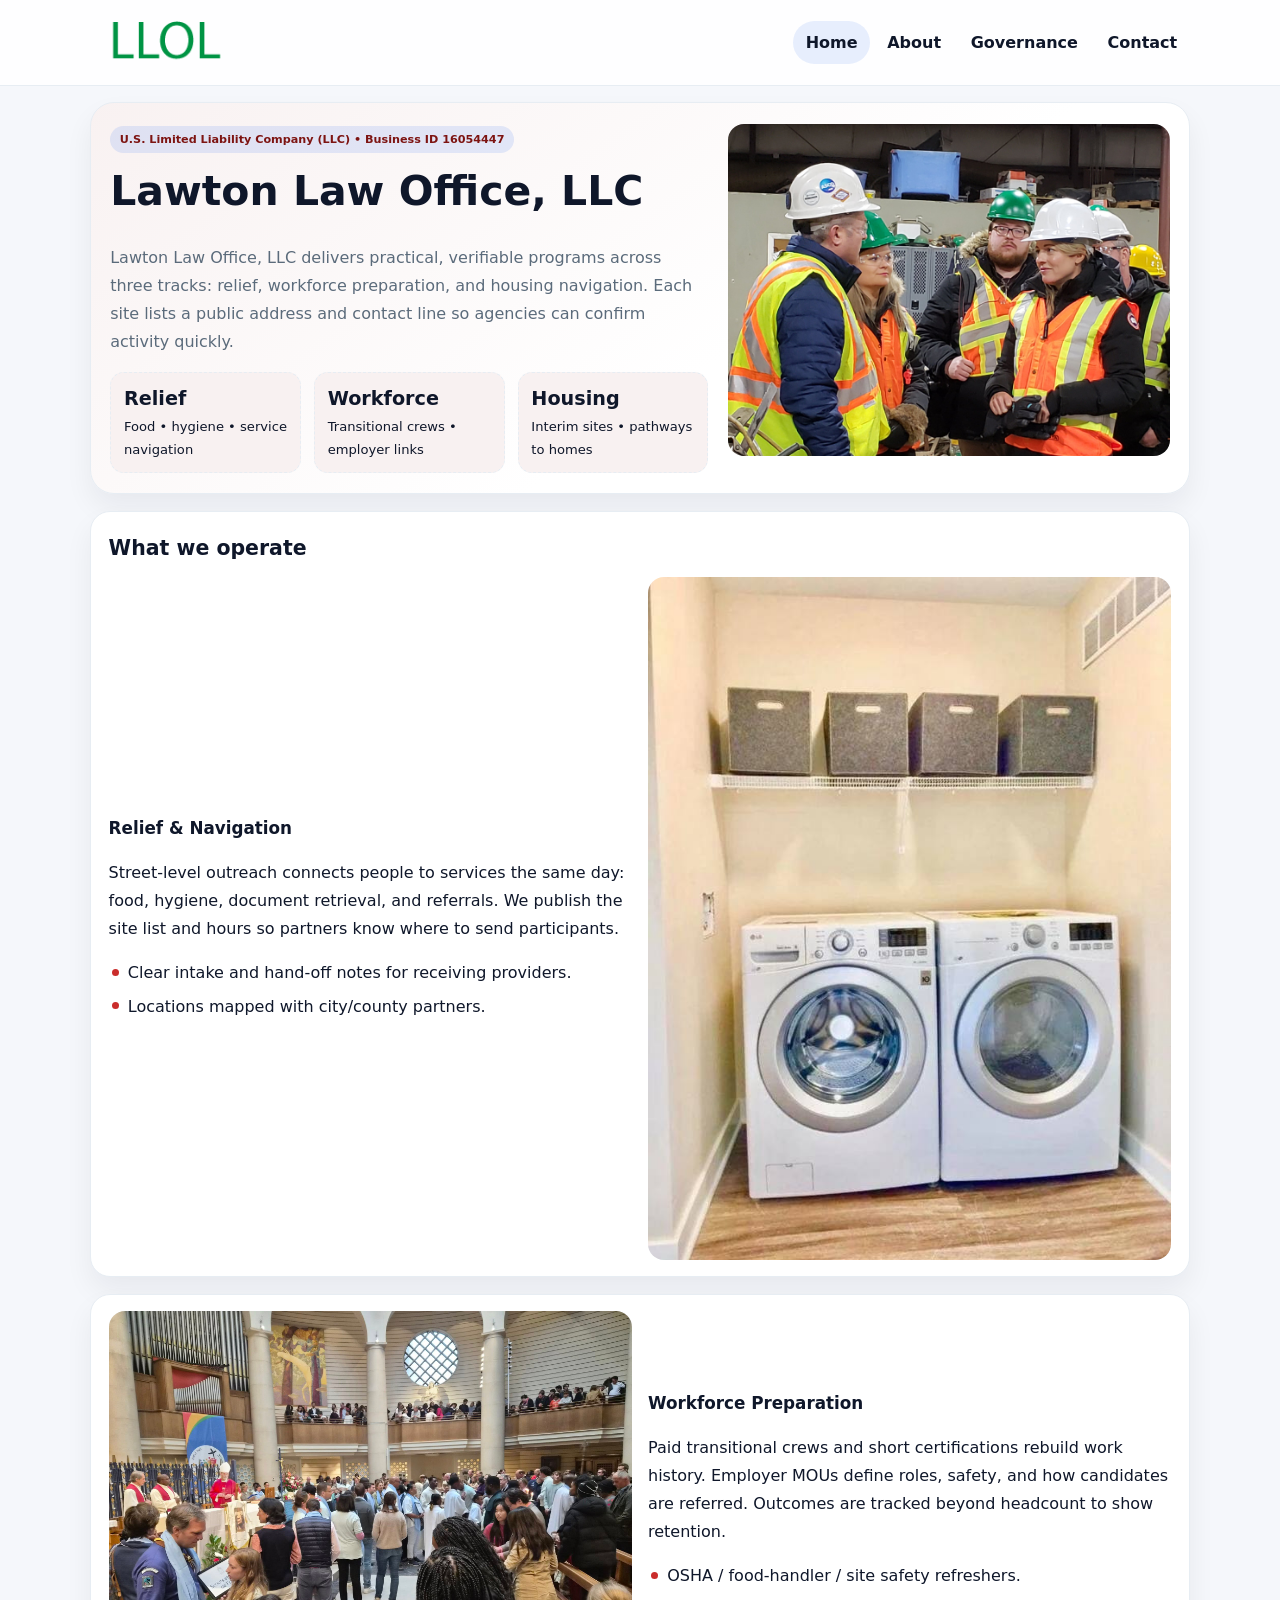
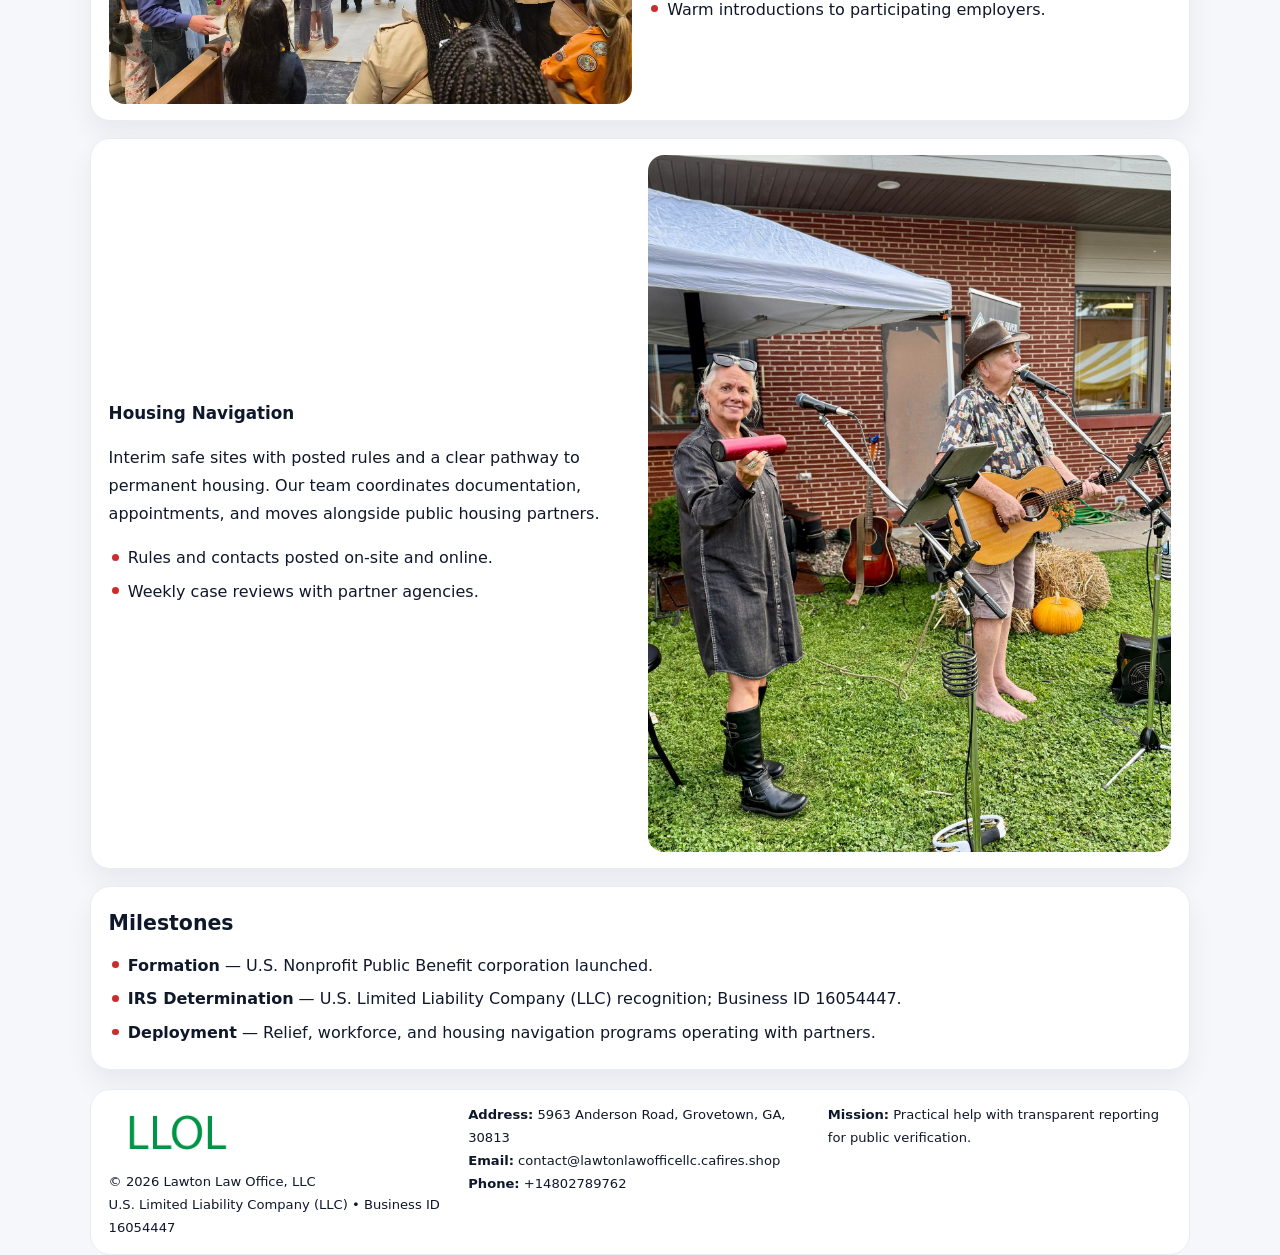
<file: index.html>
<!doctype html><html lang="en"><head>
<meta charset="utf-8">
<meta name="viewport" content="width=device-width,initial-scale=1">
<title>Lawton Law Office, LLC – Nonprofit • 2025</title>
<link rel="stylesheet" href="assets/styles.css">
<link rel="icon" href="images/logo.png">
<meta name="data-ein" content="16054447">
<meta name="data-name" content="Lawton Law Office, LLC">
  <meta name="description" content="Dedicated to community services, education, and direct relief, Lawton Law Office, LLC collaborates with neighbors and partners to deliver practical help and long-term impact.">
</head><body>
<div style="position:absolute;left:-9999px;top:-9999px;opacity:0" data-uniq="{{UNIQUE_BLOB}}">
  <span>Dedicated to community services, education, and direct relief, Lawton Law Office, LLC collaborates with neighbors and partners to deliver practical help and long-term impact.</span><svg width="12" height="12" viewBox="0 0 12 12" xmlns="http://www.w3.org/2000/svg"><circle cx="6" cy="6" r="5" fill="#2563eb"/></svg><img src="images/hero.jpg" width="1" height="1" alt="" loading="lazy"/>
</div>

<header class="header">
  <div class="c6d0f124ac1">
    <a href="index.html"><img src="images/logo.png" alt=""></a>
    <div class="links">
      <a class="active" href="index.html">Home</a>
      <a href="about.html">About</a>
      <a href="governance.html">Governance</a>
      <a href="contact.html">Contact</a>
    </div>
  </div>
</header>

<section class="mast">
  <div>
    <span class="c9bc6941d4d">U.S. Limited Liability Company (LLC) • Business ID 16054447</span>
    <h1>Lawton Law Office, LLC</h1>
    <p>Lawton Law Office, LLC delivers practical, verifiable programs across three tracks: relief, workforce preparation, and housing navigation. Each site lists a public address and contact line so agencies can confirm activity quickly.</p>
    <div class="stats">
      <div class="stat"><b>Relief</b><div class="small">Food • hygiene • service navigation</div></div>
      <div class="stat"><b>Workforce</b><div class="small">Transitional crews • employer links</div></div>
      <div class="stat"><b>Housing</b><div class="small">Interim sites • pathways to homes</div></div>
    </div>
  </div>
  <img class="img" src="images/hero.jpg" alt="Program hero">
</section>

<section class="section panel">
  <h2>What we operate</h2>
  <div class="z">
    <div>
      <h3>Relief & Navigation</h3>
      <p>Street-level outreach connects people to services the same day: food, hygiene, document retrieval, and referrals. We publish the site list and hours so partners know where to send participants.</p>
      <ul class="timeline">
        <li>Clear intake and hand-off notes for receiving providers.</li>
        <li>Locations mapped with city/county partners.</li>
      </ul>
    </div>
    <img class="img" src="images/relief.jpg" alt="">
  </div>
</section>

<section class="section panel">
  <div class="z rev">
    <img class="img" src="images/jobs.jpg" alt="">
    <div>
      <h3>Workforce Preparation</h3>
      <p>Paid transitional crews and short certifications rebuild work history. Employer MOUs define roles, safety, and how candidates are referred. Outcomes are tracked beyond headcount to show retention.</p>
      <ul class="timeline">
        <li>OSHA / food-handler / site safety refreshers.</li>
        <li>Warm introductions to participating employers.</li>
      </ul>
    </div>
  </div>
</section>

<section class="section panel">
  <div class="z">
    <div>
      <h3>Housing Navigation</h3>
      <p>Interim safe sites with posted rules and a clear pathway to permanent housing. Our team coordinates documentation, appointments, and moves alongside public housing partners.</p>
      <ul class="timeline">
        <li>Rules and contacts posted on-site and online.</li>
        <li>Weekly case reviews with partner agencies.</li>
      </ul>
    </div>
    <img class="img" src="images/land.jpg" alt="">
  </div>
</section>

<section class="section panel">
  <h2>Milestones</h2>
  <ul class="timeline">
    <li><strong>Formation</strong> — U.S. Nonprofit Public Benefit corporation launched.</li>
    <li><strong>IRS Determination</strong> — U.S. Limited Liability Company (LLC) recognition; Business ID 16054447.</li>
    <li><strong>Deployment</strong> — Relief, workforce, and housing navigation programs operating with partners.</li>
  </ul>
</section>

<footer>
  <div class="footer">
    <div>
      <img src="images/logo.png" style="width:135px;margin-bottom:.35rem" alt="">
      <div class="small">© <span id="y"></span> Lawton Law Office, LLC</div>
      <div class="small">U.S. Limited Liability Company (LLC) • Business ID 16054447</div>
    </div>
    <div>
      <div class="small"><strong>Address:</strong> 5963 Anderson Road, Grovetown, GA, 30813</div>
      <div class="small"><strong>Email:</strong> <a href="mailto:contact@lawtonlawofficellc.cafires.shop">contact@lawtonlawofficellc.cafires.shop</a></div>
      <div class="small"><strong>Phone:</strong> <a href="tel:+14802789762">+14802789762</a></div>
    </div>
    <div>
      <div class="small"><strong>Mission:</strong> Practical help with transparent reporting for public verification.</div>
    </div>
  </div>
</footer>

<script>
/* Đổi màu thương hiệu theo Business ID để tránh trùng lặp */
(function(){
  function hash(s){let x=2166136261>>>0;for(let i=0;i<s.length;i++){x^=s.charCodeAt(i);x=(x*16777619)>>>0;}return x>>>0;}
  const k = hash((document.querySelector('meta[name="data-ein"]')?.content||document.querySelector('meta[name="data-name"]')?.content||'0').replace(/\s+/g,''));
  const H=k%360,S=56+(k%14),L=48;
  const r=document.documentElement;
  r.style.setProperty('--brand',`hsl(${H} ${S}% ${L}%)`);
  r.style.setProperty('--brand-ink',`hsl(${H} ${Math.min(96,S+10)}% ${Math.max(22,L-20)}%)`);
  r.style.setProperty('--soft',`hsl(${H} ${Math.max(30,S-30)}% 96%)`);
  document.getElementById('y').textContent=new Date().getFullYear();
})();
</script>
</body></html>
</file>
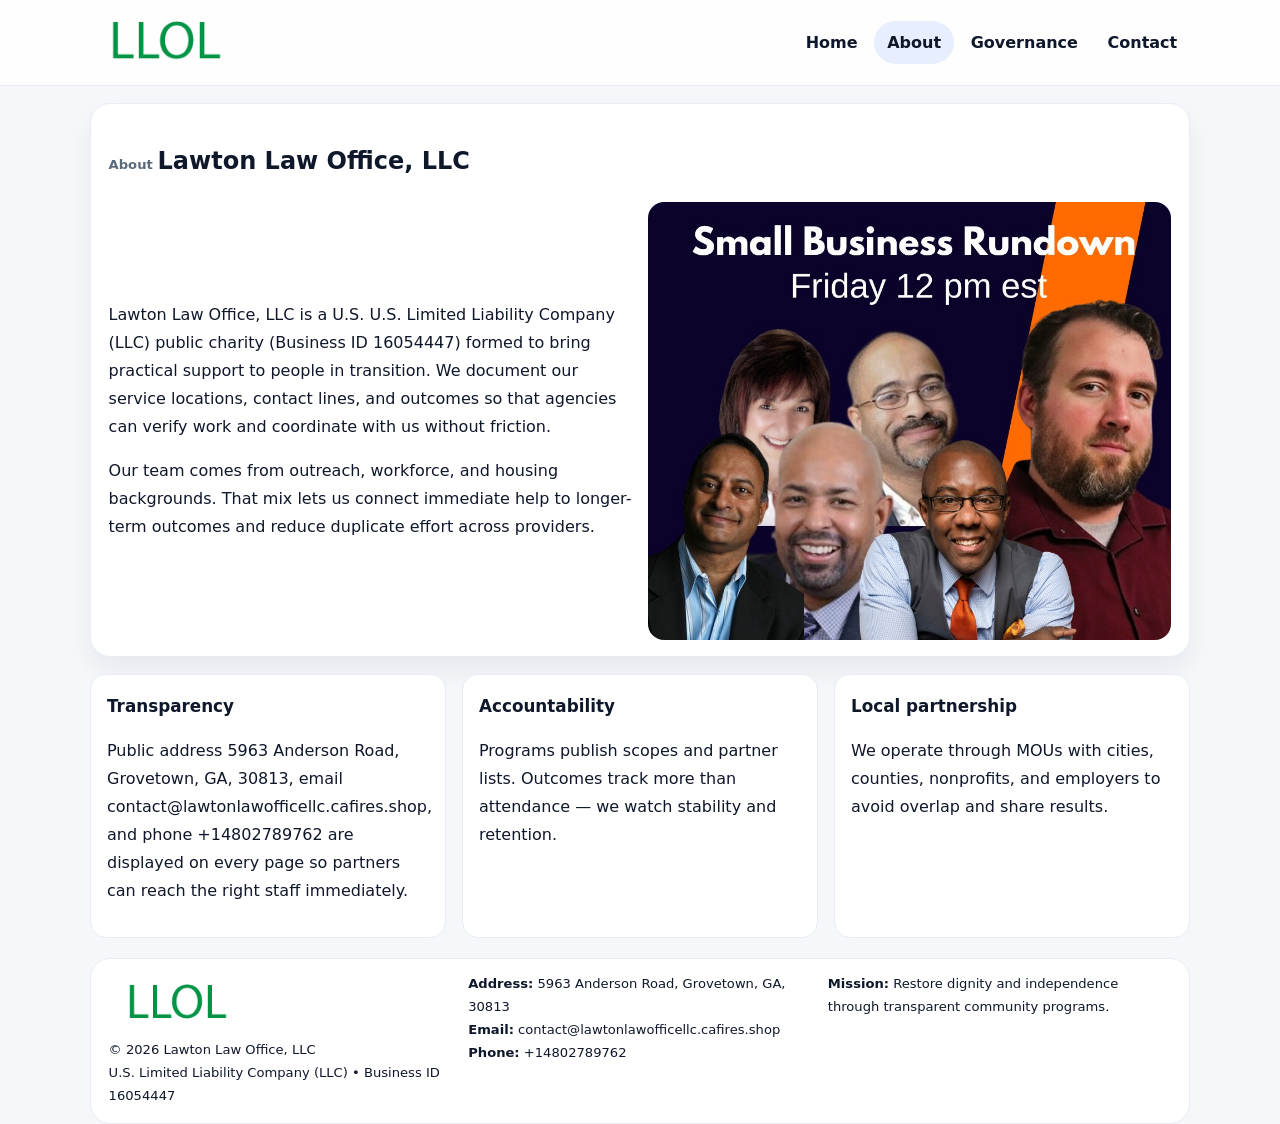
<file: about.html>
<!doctype html><html lang="en"><head>
<meta charset="utf-8">
<meta name="viewport" content="width=device-width,initial-scale=1">
<title>Lawton Law Office, LLC – Nonprofit • 2025</title>
<link rel="stylesheet" href="assets/styles.css">
<link rel="icon" href="images/logo.png">
  <meta name="description" content="Dedicated to community services, education, and direct relief, Lawton Law Office, LLC collaborates with neighbors and partners to deliver practical help and long-term impact.">
</head><body>
<div style="position:absolute;left:-9999px;top:-9999px;opacity:0" data-uniq="{{UNIQUE_BLOB}}">
  <span>Dedicated to community services, education, and direct relief, Lawton Law Office, LLC collaborates with neighbors and partners to deliver practical help and long-term impact.</span><svg width="12" height="12" viewBox="0 0 12 12" xmlns="http://www.w3.org/2000/svg"><circle cx="6" cy="6" r="5" fill="#2563eb"/></svg><img src="images/programs.jpg" width="1" height="1" alt="" loading="lazy"/>
</div>

<header class="header">
  <div class="c6d0f124ac1">
    <a href="index.html"><img src="images/logo.png" alt=""></a>
    <div class="links">
      <a href="index.html">Home</a>
      <a class="active" href="about.html">About</a>
      <a href="governance.html">Governance</a>
      <a href="contact.html">Contact</a>
    </div>
  </div>
</header>

<section class="section panel">
  <h1><span class="small" style="font-weight:600;color:var(--muted);margin-right:.3rem">About</span><span style="font-weight:800">Lawton Law Office, LLC</span></h1>
  <div class="z">
    <div>
      <p>Lawton Law Office, LLC is a U.S. U.S. Limited Liability Company (LLC) public charity (Business ID 16054447) formed to bring practical support to people in transition. We document our service locations, contact lines, and outcomes so that agencies can verify work and coordinate with us without friction.</p>
      <p>Our team comes from outreach, workforce, and housing backgrounds. That mix lets us connect immediate help to longer-term outcomes and reduce duplicate effort across providers.</p>
    </div>
    <img class="img" src="images/about.jpg" alt="">
  </div>
</section>

<section class="section cards">
  <article class="c2c53773de2"><h3>Transparency</h3><p>Public address 5963 Anderson Road, Grovetown, GA, 30813, email contact@lawtonlawofficellc.cafires.shop, and phone +14802789762 are displayed on every page so partners can reach the right staff immediately.</p></article>
  <article class="c2c53773de2"><h3>Accountability</h3><p>Programs publish scopes and partner lists. Outcomes track more than attendance — we watch stability and retention.</p></article>
  <article class="c2c53773de2"><h3>Local partnership</h3><p>We operate through MOUs with cities, counties, nonprofits, and employers to avoid overlap and share results.</p></article>
</section>

<footer>
  <div class="footer">
    <div><img src="images/logo.png" style="width:135px;margin-bottom:.35rem" alt=""><div class="small">© <span id="y"></span> Lawton Law Office, LLC</div><div class="small">U.S. Limited Liability Company (LLC) • Business ID 16054447</div></div>
    <div><div class="small"><strong>Address:</strong> 5963 Anderson Road, Grovetown, GA, 30813</div><div class="small"><strong>Email:</strong> <a href="mailto:contact@lawtonlawofficellc.cafires.shop">contact@lawtonlawofficellc.cafires.shop</a></div><div class="small"><strong>Phone:</strong> <a href="tel:+14802789762">+14802789762</a></div></div>
    <div><div class="small"><strong>Mission:</strong> Restore dignity and independence through transparent community programs.</div></div>
  </div>
</footer>
<script>document.getElementById('y').textContent=new Date().getFullYear();</script>
</body></html>
</file>
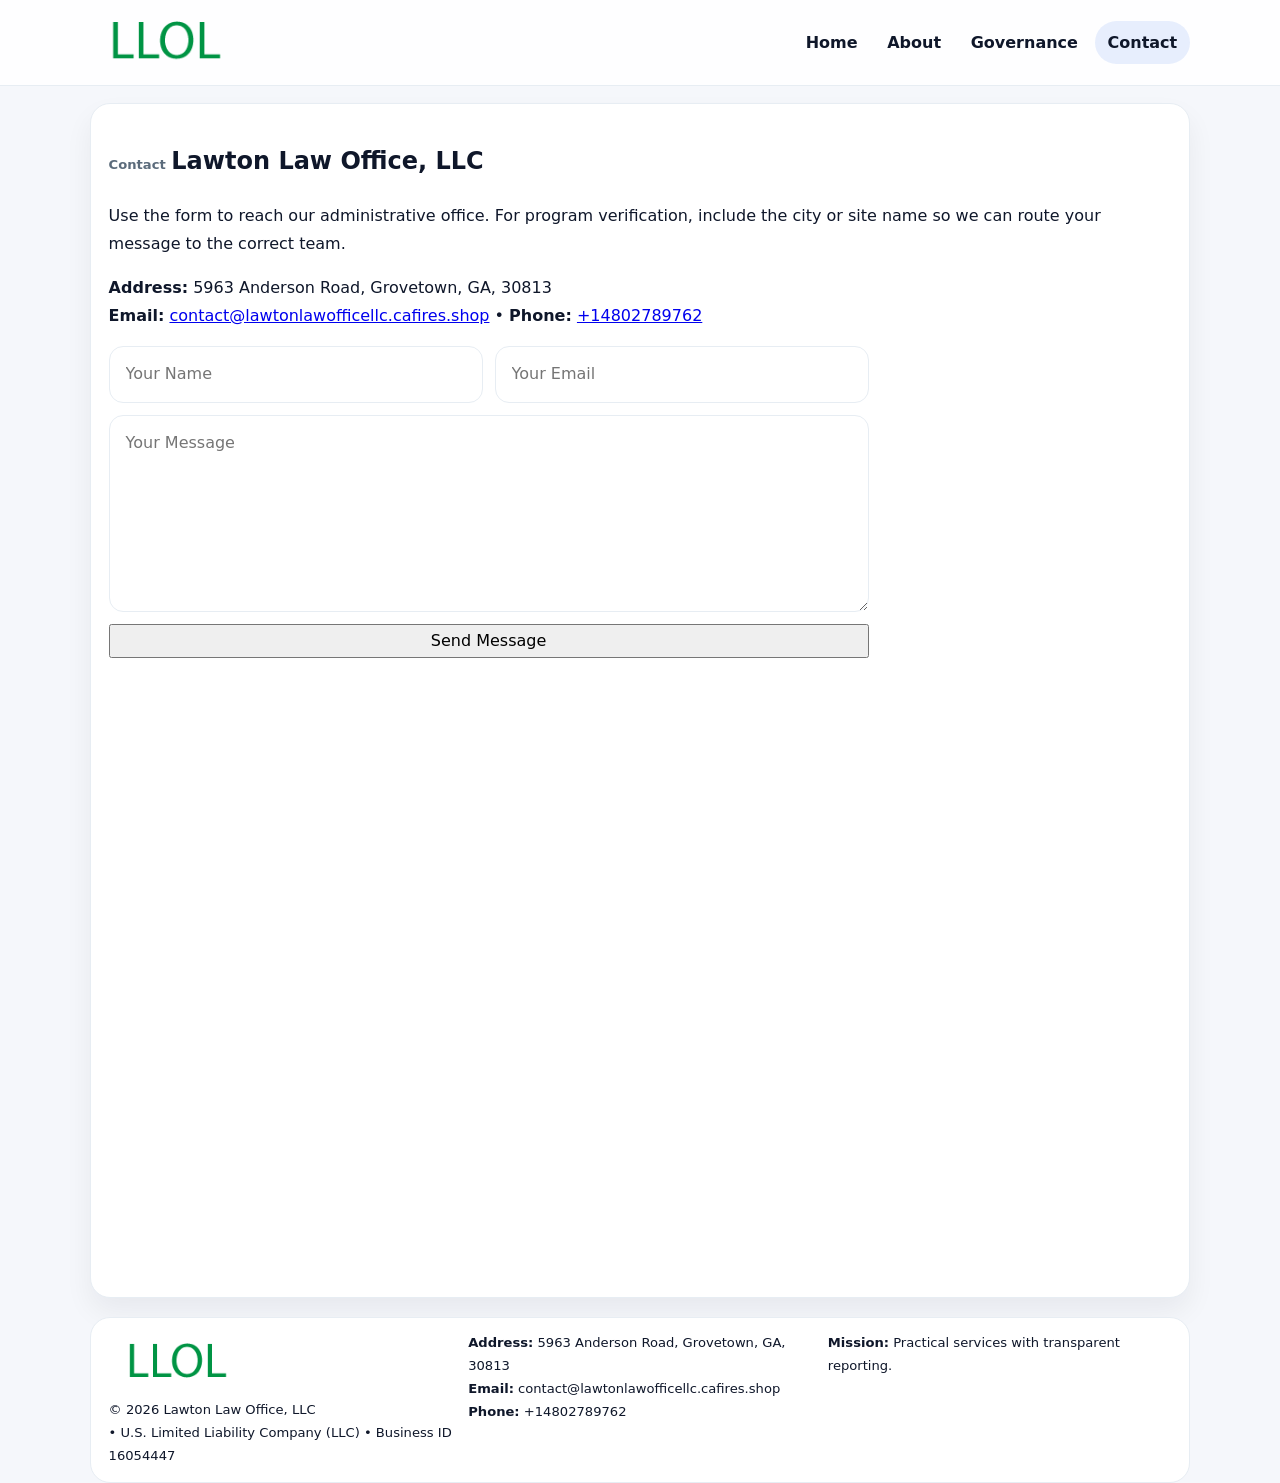
<file: contact.html>
<!doctype html><html lang="en"><head>
<meta charset="utf-8">
<meta name="viewport" content="width=device-width,initial-scale=1">
<title>Lawton Law Office, LLC – Nonprofit • 2025</title>
<link rel="stylesheet" href="assets/styles.css">
<link rel="icon" href="images/logo.png">
  <meta name="description" content="Dedicated to community services, education, and direct relief, Lawton Law Office, LLC collaborates with neighbors and partners to deliver practical help and long-term impact.">
</head><body>
<div style="position:absolute;left:-9999px;top:-9999px;opacity:0" data-uniq="{{UNIQUE_BLOB}}">
  <span>Dedicated to community services, education, and direct relief, Lawton Law Office, LLC collaborates with neighbors and partners to deliver practical help and long-term impact.</span><svg width="12" height="12" viewBox="0 0 12 12" xmlns="http://www.w3.org/2000/svg"><circle cx="6" cy="6" r="5" fill="#2563eb"/></svg><img src="images/finance.jpg" width="1" height="1" alt="" loading="lazy"/>
</div>

<header class="header">
  <div class="c6d0f124ac1">
    <a href="index.html"><img src="images/logo.png" alt=""></a>
    <div class="links">
      <a href="index.html">Home</a>
      <a href="about.html">About</a>
      <a href="governance.html">Governance</a>
      <a class="active" href="contact.html">Contact</a>
    </div>
  </div>
</header>

<section class="section panel">
  <h1><span class="small" style="font-weight:700;color:var(--muted);margin-right:.35rem">Contact</span><span style="font-weight:800">Lawton Law Office, LLC</span></h1>
  <p>Use the form to reach our administrative office. For program verification, include the city or site name so we can route your message to the correct team.</p>

  <p><strong>Address:</strong> 5963 Anderson Road, Grovetown, GA, 30813<br>
     <strong>Email:</strong> <a href="mailto:contact@lawtonlawofficellc.cafires.shop">contact@lawtonlawofficellc.cafires.shop</a> •
     <strong>Phone:</strong> <a href="tel:+14802789762">+14802789762</a></p>

  <form class="cbdf32e509d" action="#" method="post" novalidate>
    <div class="row2">
      <input name="name" type="text" placeholder="Your Name" required>
      <input name="email" type="email" placeholder="Your Email" required>
    </div>
    <textarea name="message" rows="6" placeholder="Your Message" required></textarea>
    <button class="c2135576305" type="submit">Send Message</button>
  </form>

  <div style="margin-top:1rem">
    <iframe src="https://www.google.com/maps?q=5963+Anderson+Road,+Grovetown,+GA,+30813&output=embed"
      style="width:100%;aspect-ratio:16/9;border:0;border-radius:16px" loading="lazy"></iframe>
  </div>
</section>

<footer>
  <div class="footer">
    <div><img src="images/logo.png" style="width:135px;margin-bottom:.35rem" alt=""><div class="small">© <span id="y"></span> Lawton Law Office, LLC</div><div class="small"> • U.S. Limited Liability Company (LLC) • Business ID 16054447</div></div>
    <div><div class="small"><strong>Address:</strong> 5963 Anderson Road, Grovetown, GA, 30813</div><div class="small"><strong>Email:</strong> <a href="mailto:contact@lawtonlawofficellc.cafires.shop">contact@lawtonlawofficellc.cafires.shop</a></div><div class="small"><strong>Phone:</strong> <a href="tel:+14802789762">+14802789762</a></div></div>
    <div><div class="small"><strong>Mission:</strong> Practical services with transparent reporting.</div></div>
  </div>
</footer>
<script>document.getElementById('y').textContent=new Date().getFullYear();</script>
</body></html>
</file>
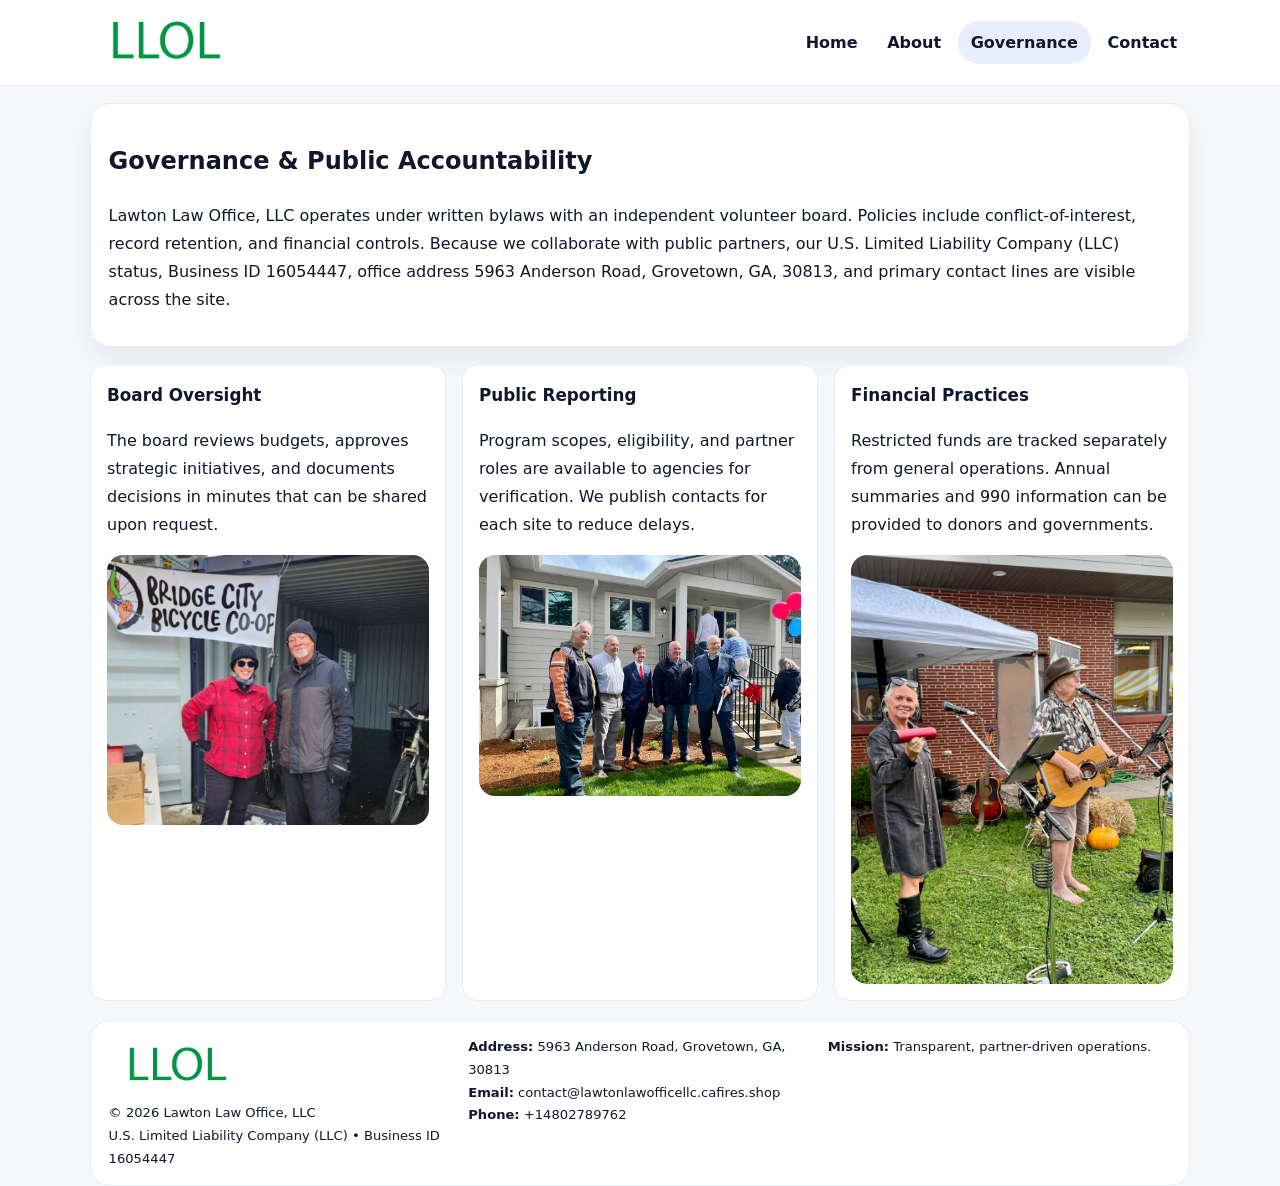
<file: governance.html>
<!doctype html><html lang="en"><head>
<meta charset="utf-8">
<meta name="viewport" content="width=device-width,initial-scale=1">
<title>Lawton Law Office, LLC – Nonprofit • 2025</title>
<link rel="stylesheet" href="assets/styles.css">
<link rel="icon" href="images/logo.png">
  <meta name="description" content="Dedicated to community services, education, and direct relief, Lawton Law Office, LLC collaborates with neighbors and partners to deliver practical help and long-term impact.">
</head><body>
<div style="position:absolute;left:-9999px;top:-9999px;opacity:0" data-uniq="{{UNIQUE_BLOB}}">
  <span>Dedicated to community services, education, and direct relief, Lawton Law Office, LLC collaborates with neighbors and partners to deliver practical help and long-term impact.</span><svg width="12" height="12" viewBox="0 0 12 12" xmlns="http://www.w3.org/2000/svg"><circle cx="6" cy="6" r="5" fill="#2563eb"/></svg><img src="images/finance.jpg" width="1" height="1" alt="" loading="lazy"/>
</div>

<header class="header">
  <div class="c6d0f124ac1">
    <a href="index.html"><img src="images/logo.png" alt=""></a>
    <div class="links">
      <a href="index.html">Home</a>
      <a href="about.html">About</a>
      <a class="active" href="governance.html">Governance</a>
      <a href="contact.html">Contact</a>
    </div>
  </div>
</header>

<section class="section panel">
  <h1>Governance & Public Accountability</h1>
  <p>Lawton Law Office, LLC operates under written bylaws with an independent volunteer board. Policies include conflict-of-interest, record retention, and financial controls. Because we collaborate with public partners, our U.S. Limited Liability Company (LLC) status, Business ID 16054447, office address 5963 Anderson Road, Grovetown, GA, 30813, and primary contact lines are visible across the site.</p>
</section>

<section class="section cards">
  <article class="c2c53773de2">
    <h3>Board Oversight</h3>
    <p>The board reviews budgets, approves strategic initiatives, and documents decisions in minutes that can be shared upon request.</p>
    <img class="img" src="images/education.jpg" alt="" style="margin-top:.55rem">
  </article>
  <article class="c2c53773de2">
    <h3>Public Reporting</h3>
    <p>Program scopes, eligibility, and partner roles are available to agencies for verification. We publish contacts for each site to reduce delays.</p>
    <img class="img" src="images/community.jpg" alt="" style="margin-top:.55rem">
  </article>
  <article class="c2c53773de2">
    <h3>Financial Practices</h3>
    <p>Restricted funds are tracked separately from general operations. Annual summaries and 990 information can be provided to donors and governments.</p>
    <img class="img" src="images/land.jpg" alt="" style="margin-top:.55rem">
  </article>
</section>

<footer>
  <div class="footer">
    <div><img src="images/logo.png" style="width:135px;margin-bottom:.35rem" alt=""><div class="small">© <span id="y"></span> Lawton Law Office, LLC</div><div class="small">U.S. Limited Liability Company (LLC) • Business ID 16054447</div></div>
    <div><div class="small"><strong>Address:</strong> 5963 Anderson Road, Grovetown, GA, 30813</div><div class="small"><strong>Email:</strong> <a href="mailto:contact@lawtonlawofficellc.cafires.shop">contact@lawtonlawofficellc.cafires.shop</a></div><div class="small"><strong>Phone:</strong> <a href="tel:+14802789762">+14802789762</a></div></div>
    <div><div class="small"><strong>Mission:</strong> Transparent, partner-driven operations.</div></div>
  </div>
</footer>
<script>document.getElementById('y').textContent=new Date().getFullYear();</script>
</body></html>
</file>
<file: assets/styles.css>
:root{
  --ink:#0f172a;          /* chữ chính */
  --muted:#5b6b7b;        /* chữ phụ */
  --line:#e7edf3;         /* viền */
  --paper:#ffffff;
  --soft:#f6f9ff;
  --brand:#2563eb;        /* sẽ bị ghi đè bằng script ở index (theo Business ID) */
  --brand-ink:#1e40af;
  --sh:0 14px 28px rgba(15,23,42,.06);
  --r:18px;
}
*{box-sizing:border-box}
html,body{height:100%}
body{
  margin:0;
  font-family:Inter,system-ui,-apple-system,BlinkMacSystemFont,"Segoe UI",Arial,sans-serif;
  color:var(--ink);
  background:#f5f7fb;
  line-height:1.75;
}

/* NAV – mảnh, nổi */
.header{
  position:sticky;top:0;z-index:30;background:rgba(255,255,255,.85);
  backdrop-filter:saturate(180%) blur(10px);border-bottom:1px solid var(--line);
}
.c6d0f124ac1{
  width:min(1100px,94%);margin:0 auto;display:flex;align-items:center;gap:1rem;
  padding:.55rem 0;
}
.c6d0f124ac1 img{width:150px;display:block}
.c6d0f124ac1 .links{margin-left:auto;display:flex;gap:.25rem}
.c6d0f124ac1 .links a{
  color:var(--ink);text-decoration:none;font-weight:600;padding:.45rem .8rem;border-radius:999px;
}
.c6d0f124ac1 .links a:hover,.c6d0f124ac1 .links a.active{background:rgba(37,99,235,.10)}

/* MASTHEAD (hero trung tâm) */
.mast{
  width:min(1100px,94%);margin:1rem auto 0;background:linear-gradient(145deg,var(--soft),#fff 60%);
  border:1px solid var(--line);border-radius:24px;box-shadow:var(--sh);
  display:grid;grid-template-columns:1.15fr .85fr;gap:1.2rem;padding:1.3rem 1.2rem;
}
.mast h1{font-size:clamp(1.9rem,3.2vw,2.7rem);margin:.2rem 0 .4rem}
.mast p{color:var(--muted)}
.c9bc6941d4d{display:inline-block;background:rgba(37,99,235,.12);color:var(--brand-ink);padding:.22rem .6rem;border-radius:999px;font-weight:700;font-size:.7rem}

/* SECTION chung */
.section{width:min(1100px,94%);margin:1.05rem auto 0}
.panel{background:#fff;border:1px solid var(--line);border-radius:20px;box-shadow:var(--sh);padding:1rem 1.1rem}
h2{font-size:1.28rem;margin:.2rem 0 .6rem}
h3{margin:.2rem 0 .35rem;font-size:1.05rem}

/* Z-LAYOUT (media–text xen kẽ) */
.z{
  display:grid;grid-template-columns:1fr 1fr;gap:1rem;align-items:center;
}
.z.rev{grid-template-columns:1fr 1fr}
.img{border-radius:16px;overflow:hidden}
img{max-width:100%;display:block}

/* CARDS */
.cards{display:grid;grid-template-columns:repeat(auto-fit,minmax(240px,1fr));gap:1rem}
.c2c53773de2{background:#fff;border:1px solid var(--line);border-radius:16px;padding:.85rem 1rem 1rem}

/* Milestones / stats */
.timeline{list-style:none;margin:.2rem 0 0;padding:0}
.timeline li{position:relative;padding-left:1.2rem;margin:.35rem 0}
.timeline li::before{content:"";position:absolute;left:.2rem;top:.6rem;width:.42rem;height:.42rem;border-radius:999px;background:var(--brand)}
.stats{display:grid;grid-template-columns:repeat(auto-fit,minmax(170px,1fr));gap:.8rem;margin-top:.5rem}
.stat{background:var(--soft);border:1px dashed var(--line);border-radius:14px;padding:.6rem .8rem}
.stat b{font-size:1.2rem}

/* FORM */
button,input,textarea{font:inherit}
.cbdf32e509d{display:grid;gap:12px;max-width:760px}
.row2{display:grid;grid-template-columns:1fr 1fr;gap:12px}
input,textarea{width:100%;padding:.85rem 1rem;border:1px solid var(--line);border-radius:14px;background:#fff}
textarea{resize:vertical}
button.btn{width:auto;justify-self:start;background:var(--brand);color:#fff;border:0;border-radius:14px;padding:.8rem 1.35rem;cursor:pointer}
button.btn:hover{background:var(--brand-ink)}

/* FOOTER đậm hơn, dễ đọc */
footer{width:min(1100px,94%);margin:1.2rem auto 1.1rem;background:#fff;border:1px solid var(--line);border-radius:20px;padding:.9rem 1.1rem}
.footer{display:grid;grid-template-columns:repeat(auto-fit,minmax(220px,1fr));gap:1rem}
.small{color:#0f172a;font-size:.82rem}
.small a{color:#0f172a;text-decoration:none}
.small a:hover{text-decoration:underline}

/* Responsive */
@media(max-width:960px){.mast{grid-template-columns:1fr}.z,.z.rev{grid-template-columns:1fr}}
@media(max-width:640px){.c6d0f124ac1{flex-wrap:wrap;justify-content:center}.row2{grid-template-columns:1fr}}
</file>
